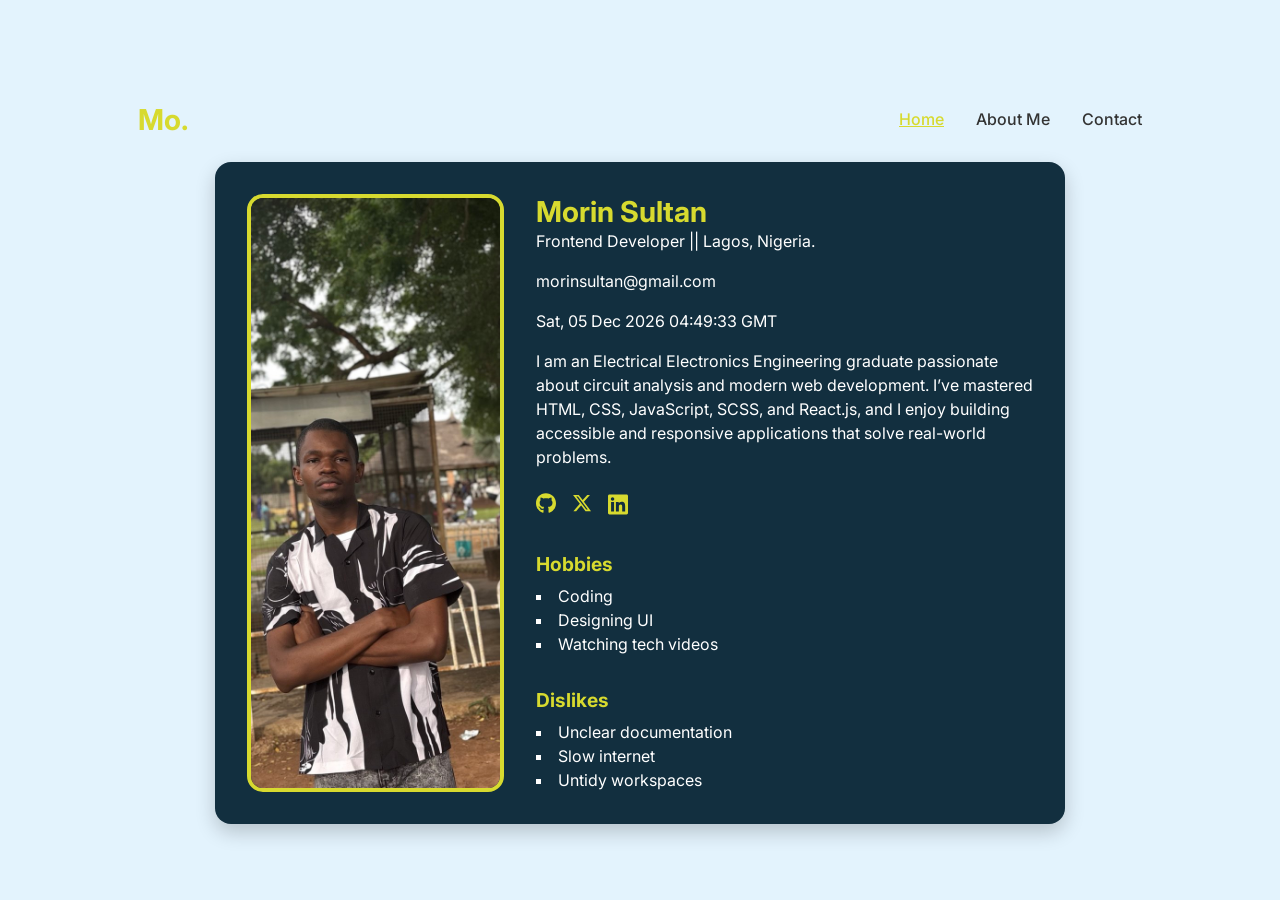
<file: index.html>
<!DOCTYPE html>
<html lang="en">

<head>
    <meta charset="UTF-8" />
    <meta name="viewport" content="width=device-width, initial-scale=1.0" />
    <link rel="stylesheet" href="./index.css" />
    <title>Profile Card || HNG13</title>
</head>

<body>
    <header>
        <nav class="nav">
            <h1 class="logo" data-testid="test-logo">Mo.</h1>
            <ul class="nav__links">
                <li><a href="index.html" aria-current="page">Home</a></li>
                <li><a href="./aboutPage/about.html">About Me</a></li>
                <li><a href="./contactPage/contactForm.html">Contact</a></li>
            </ul>
        </nav>
    </header>
    <main>
        <article class="card" data-testid="test-profile-card">
            <figure class="img">
                <img src="./images/profileimg.jpg" alt="Profile photo of Morin Sultan" data-testid="test-user-avatar" />
            </figure>

            <div class="info">
                <header>
                    <h1 data-testid="test-user-name">Morin Sultan</h1>
                    <p class="role">
                        <span data-testid="">Frontend Developer</span>
                        <span class="green" data-testid="currentLocation">
                            || Lagos, Nigeria.
                        </span>
                    </p>
                </header>

                <p class="green" data-testid="emailAddress">morinsultan@gmail.com</p>
                <p class="time" data-testid="test-user-time"></p>

                <p class="summary" data-testid="test-user-bio">
                    I am an Electrical Electronics Engineering graduate passionate about
                    circuit analysis and modern web development. I’ve mastered
                    HTML, CSS, JavaScript, SCSS, and React.js, and I enjoy building
                    accessible and responsive applications that solve real-world
                    problems.
                </p>

                <nav class="socials" data-testid="test-user-social-links">
                    <a href="https://github.com/soulofmo" target="_blank" rel="noopener noreferrer"
                        data-testid="test-user-social-github">
                        <svg xmlns="http://www.w3.org/2000/svg" viewBox="0 0 496 512">
                            <path
                                d="M165.9 397.4c0 2-2.3 3.6-5.2 3.6-3.3 .3-5.6-1.3-5.6-3.6 0-2 2.3-3.6 5.2-3.6 3-.3 5.6 1.3 5.6 3.6zm-31.1-4.5c-.7 2 1.3 4.3 4.3 4.9 2.6 1 5.6 0 6.2-2s-1.3-4.3-4.3-5.2c-2.6-.7-5.5 .3-6.2 2.3zm44.2-1.7c-2.9 .7-4.9 2.6-4.6 4.9 .3 2 2.9 3.3 5.9 2.6 2.9-.7 4.9-2.6 4.6-4.6-.3-1.9-3-3.2-5.9-2.9zM244.8 8C106.1 8 0 113.3 0 252c0 110.9 69.8 205.8 169.5 239.2 12.8 2.3 17.3-5.6 17.3-12.1 0-6.2-.3-40.4-.3-61.4 0 0-70 15-84.7-29.8 0 0-11.4-29.1-27.8-36.6 0 0-22.9-15.7 1.6-15.4 0 0 24.9 2 38.6 25.8 21.9 38.6 58.6 27.5 72.9 20.9 2.3-16 8.8-27.1 16-33.7-55.9-6.2-112.3-14.3-112.3-110.5 0-27.5 7.6-41.3 23.6-58.9-2.6-6.5-11.1-33.3 2.6-67.9 20.9-6.5 69 27 69 27 20-5.6 41.5-8.5 62.8-8.5s42.8 2.9 62.8 8.5c0 0 48.1-33.6 69-27 13.7 34.7 5.2 61.4 2.6 67.9 16 17.7 25.8 31.5 25.8 58.9 0 96.5-58.9 104.2-114.8 110.5 9.2 7.9 17 22.9 17 46.4 0 33.7-.3 75.4-.3 83.6 0 6.5 4.6 14.4 17.3 12.1C428.2 457.8 496 362.9 496 252 496 113.3 383.5 8 244.8 8zM97.2 352.9c-1.3 1-1 3.3 .7 5.2 1.6 1.6 3.9 2.3 5.2 1 1.3-1 1-3.3-.7-5.2-1.6-1.6-3.9-2.3-5.2-1zm-10.8-8.1c-.7 1.3 .3 2.9 2.3 3.9 1.6 1 3.6 .7 4.3-.7 .7-1.3-.3-2.9-2.3-3.9-2-.6-3.6-.3-4.3 .7zm32.4 35.6c-1.6 1.3-1 4.3 1.3 6.2 2.3 2.3 5.2 2.6 6.5 1 1.3-1.3 .7-4.3-1.3-6.2-2.2-2.3-5.2-2.6-6.5-1zm-11.4-14.7c-1.6 1-1.6 3.6 0 5.9 1.6 2.3 4.3 3.3 5.6 2.3 1.6-1.3 1.6-3.9 0-6.2-1.4-2.3-4-3.3-5.6-2z" />
                        </svg>
                    </a>

                    <a href="https://x.com/morin_sultan" target="_blank" rel="noopener noreferrer"
                        data-testid="test-user-social-twitter">
                        <svg xmlns="http://www.w3.org/2000/svg"
                            viewBox="0 0 512 512"><!--!Font Awesome Free 6.7.2 by @fontawesome - https://fontawesome.com License - https://fontawesome.com/license/free Copyright 2025 Fonticons, Inc.-->
                            <path
                                d="M389.2 48h70.6L305.6 224.2 487 464H345L233.7 318.6 106.5 464H35.8L200.7 275.5 26.8 48H172.4L272.9 180.9 389.2 48zM364.4 421.8h39.1L151.1 88h-42L364.4 421.8z" />
                        </svg>
                    </a>

                    <a href="https://www.linkedin.com/in/sultan-morin/" target="_blank" rel="noopener noreferrer"
                        data-testid="test-user-social-linkedin">
                        <svg xmlns="http://www.w3.org/2000/svg"
                            viewBox="0 0 448 512"><!--!Font Awesome Free 6.7.2 by @fontawesome - https://fontawesome.com License - https://fontawesome.com/license/free Copyright 2025 Fonticons, Inc.-->
                            <path
                                d="M416 32H31.9C14.3 32 0 46.5 0 64.3v383.4C0 465.5 14.3 480 31.9 480H416c17.6 0 32-14.5 32-32.3V64.3c0-17.8-14.4-32.3-32-32.3zM135.4 416H69V202.2h66.5V416zm-33.2-243c-21.3 0-38.5-17.3-38.5-38.5S80.9 96 102.2 96c21.2 0 38.5 17.3 38.5 38.5 0 21.3-17.2 38.5-38.5 38.5zm282.1 243h-66.4V312c0-24.8-.5-56.7-34.5-56.7-34.6 0-39.9 27-39.9 54.9V416h-66.4V202.2h63.7v29.2h.9c8.9-16.8 30.6-34.5 62.9-34.5 67.2 0 79.7 44.3 79.7 101.9V416z" />
                        </svg>
                    </a>
                </nav>

                <section class="list-section">
                    <h2>Hobbies</h2>
                    <ul data-testid="test-user-hobbies">
                        <li>Coding</li>
                        <li>Designing UI</li>
                        <li>Watching tech videos</li>
                    </ul>
                </section>

                <section class="list-section">
                    <h2>Dislikes</h2>
                    <ul data-testid="test-user-dislikes">
                        <li>Unclear documentation</li>
                        <li>Slow internet</li>
                        <li>Untidy workspaces</li>
                    </ul>
                </section>
            </div>
        </article>
    </main>

    <script src="./main.js"></script>
</body>

</html>
</file>
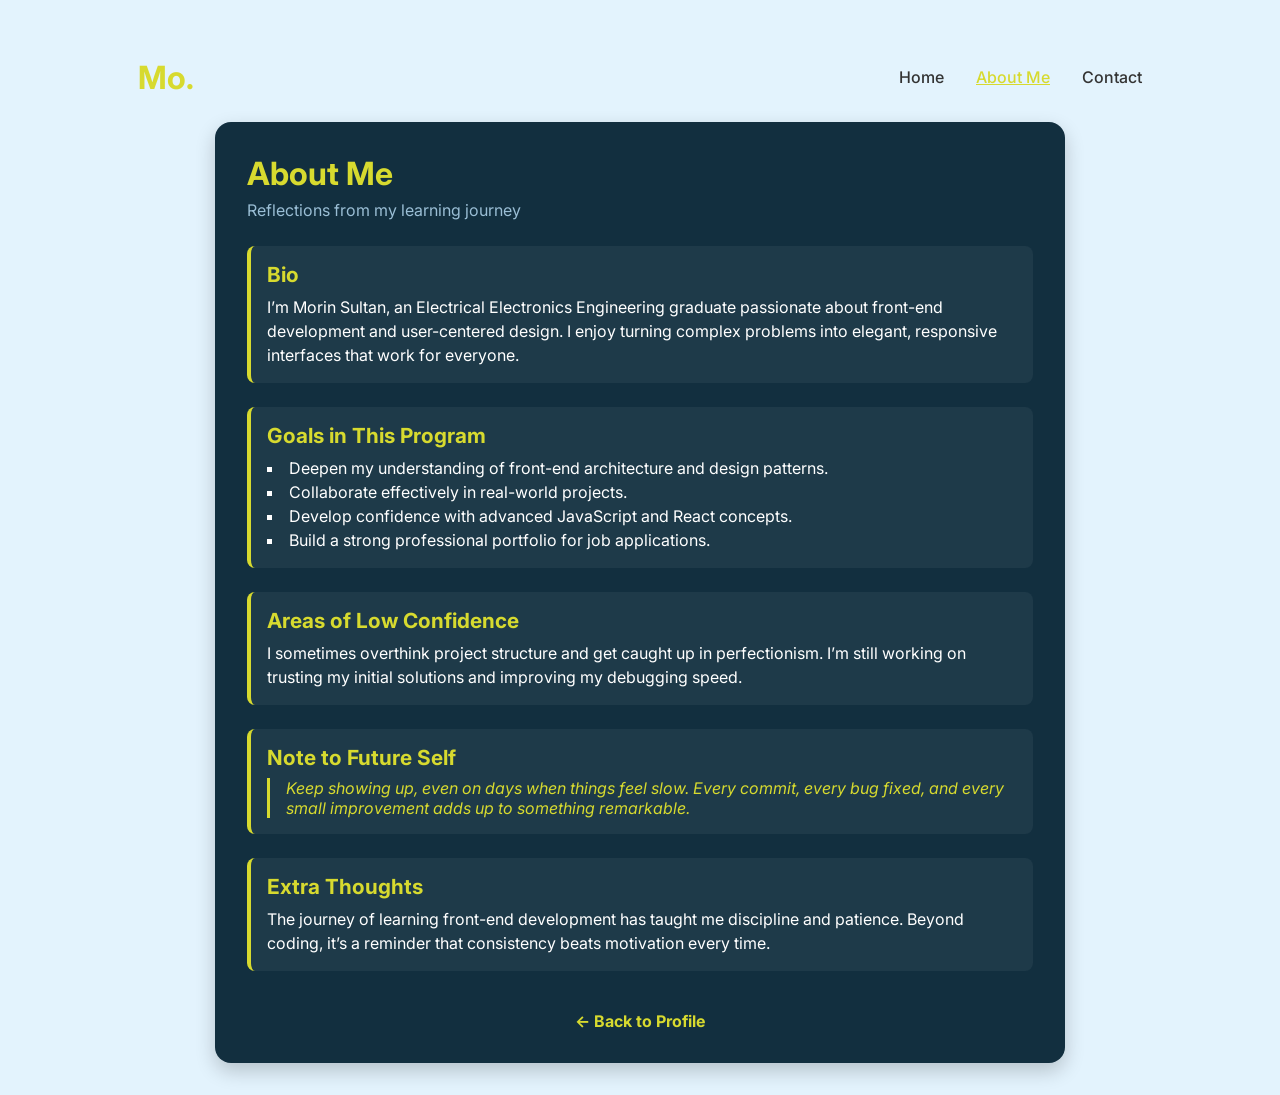
<file: aboutPage/about.html>
<!DOCTYPE html>
<html lang="en">

<head>
    <meta charset="UTF-8" />
    <meta name="viewport" content="width=device-width, initial-scale=1.0" />
    <link rel="stylesheet" href="../index.css">
    <link rel="stylesheet" href="./about.css" />
    <title>About Me || HNG13</title>
</head>

<body>
    <header>
        <nav class="nav">
            <h1 class="logo" data-testid="test-logo">Mo.</h1>
            <ul class="nav__links">
                <li><a href="../index.html">Home</a></li>
                <li><a href="./aboutPage/about.html" aria-current="page">About Me</a></li>
                <li><a href="/contactPage/contactForm.html">Contact</a></li>
            </ul>
        </nav>
    </header>
    <main data-testid="test-about-page">
        <article class="about-card">
            <header>
                <h1>About Me</h1>
                <p class="subtitle">Reflections from my learning journey</p>
            </header>

            <section class="about-section" data-testid="test-about-bio">
                <h2>Bio</h2>
                <p>
                    I’m Morin Sultan, an Electrical Electronics Engineering graduate
                    passionate about front-end development and user-centered design. I
                    enjoy turning complex problems into elegant, responsive interfaces
                    that work for everyone.
                </p>
            </section>

            <section class="about-section" data-testid="test-about-goals">
                <h2>Goals in This Program</h2>
                <ul>
                    <li>Deepen my understanding of front-end architecture and design patterns.</li>
                    <li>Collaborate effectively in real-world projects.</li>
                    <li>Develop confidence with advanced JavaScript and React concepts.</li>
                    <li>Build a strong professional portfolio for job applications.</li>
                </ul>
            </section>

            <section class="about-section" data-testid="test-about-confidence">
                <h2>Areas of Low Confidence</h2>
                <p>
                    I sometimes overthink project structure and get caught up in
                    perfectionism. I’m still working on trusting my initial solutions
                    and improving my debugging speed.
                </p>
            </section>

            <section class="about-section" data-testid="test-about-future-note">
                <h2>Note to Future Self</h2>
                <blockquote>
                    Keep showing up, even on days when things feel slow. Every commit,
                    every bug fixed, and every small improvement adds up to something
                    remarkable.
                </blockquote>
            </section>

            <section class="about-section" data-testid="test-about-extra">
                <h2>Extra Thoughts</h2>
                <p>
                    The journey of learning front-end development has taught me
                    discipline and patience. Beyond coding, it’s a reminder that
                    consistency beats motivation every time.
                </p>
            </section>

            <footer>
                <a href="../index.html" class="back-link">← Back to Profile</a>
            </footer>
        </article>
    </main>
</body>

</html>
</file>
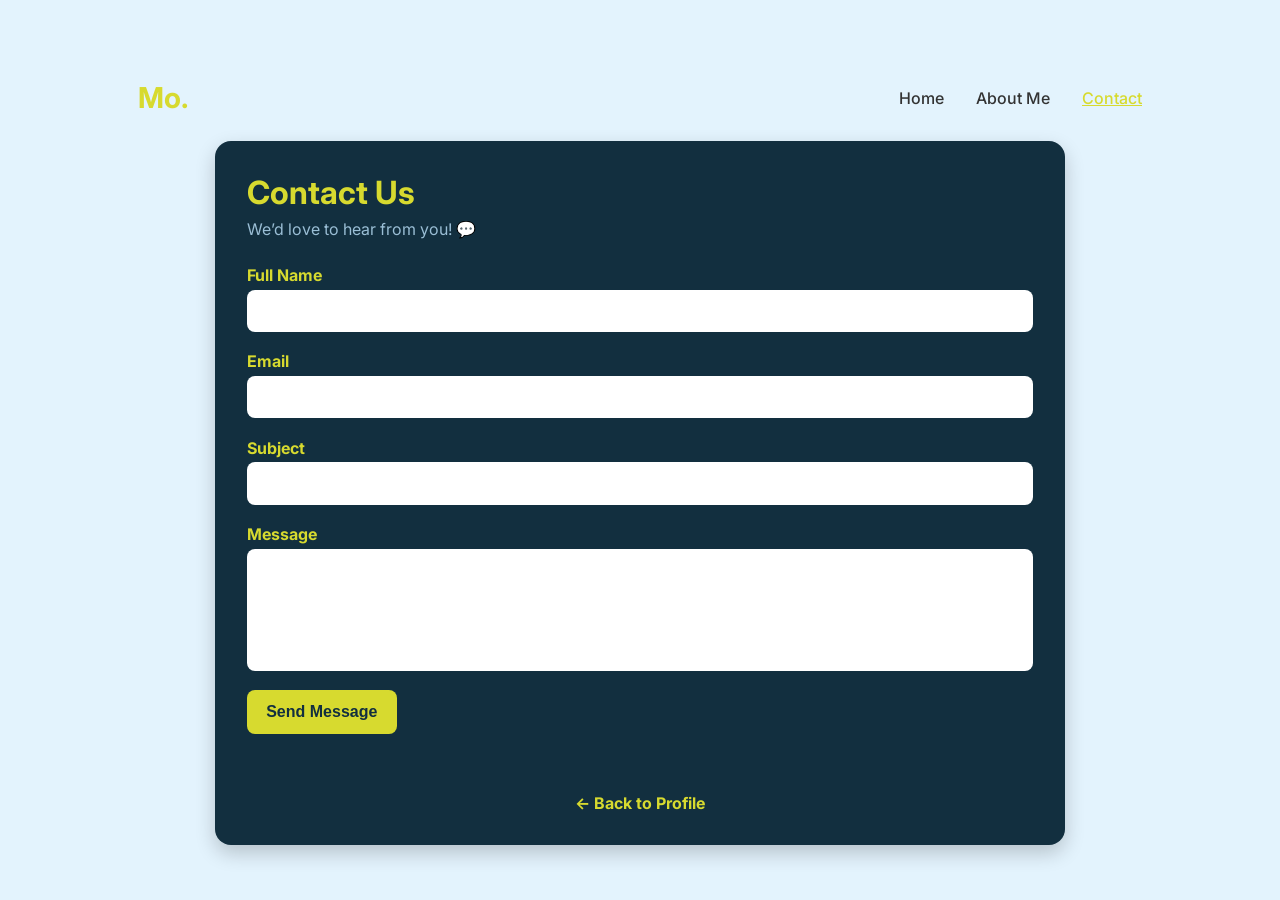
<file: contactPage/contactForm.html>
<!DOCTYPE html>
<html lang="en">

<head>
    <meta charset="UTF-8" />
    <meta name="viewport" content="width=device-width, initial-scale=1.0" />
    <link rel="stylesheet" href="../index.css" />
    <link rel="stylesheet" href="./contact.css" />
    <title>Contact Us || HNG13</title>
</head>

<body>
    <header>
        <nav class="nav">
            <h1 class="logo" data-testid="test-logo">Mo.</h1>
            <ul class="nav__links">
                <li><a href="/index.html">Home</a></li>
                <li><a href="/aboutPage/about.html">About Me</a></li>
                <li><a href="./contactPage/form.html" aria-current="page">Contact</a></li>
            </ul>

        </nav>
    </header>

    <main data-testid="test-contact-page">
        <article class="contact-card">
            <header>
                <h1>Contact Us</h1>
                <p class="subtitle">We’d love to hear from you! 💬</p>
            </header>

            <form id="contactForm" novalidate>
                <!-- Full Name -->
                <div class="form-group">
                    <div class="form-desc"><label for="name">Full Name</label>
                        <p class="error" id="error-name" data-testid="test-contact-error-name"></p>
                    </div>

                    <input type="text" id="name" name="name" required data-testid="test-contact-name"
                        aria-describedby="error-name" />
                </div>

                <!-- Email -->
                <div class="form-group">
                    <div class="form-desc">
                        <label for="email">Email</label>
                        <p class="error" id="error-email" data-testid="test-contact-error-email"></p>
                    </div>

                    <input type="email" id="email" name="email" required data-testid="test-contact-email"
                        aria-describedby="error-email" />
                </div>

                <!-- Subject -->
                <div class="form-group">
                    <div class="form-desc">
                        <label for="subject">Subject</label>
                        <p class="error" id="error-subject" data-testid="test-contact-error-subject"></p>
                    </div>

                    <input type="text" id="subject" name="subject" required data-testid="test-contact-subject"
                        aria-describedby="error-subject" />

                </div>

                <!-- Message -->
                <div class="form-group">
                    <div class="form-desc">
                        <label for="message">Message</label>
                        <p class="error" id="error-message" data-testid="test-contact-error-message"></p>
                    </div>
                    <textarea id="message" name="message" rows="5" required data-testid="test-contact-message"
                        aria-describedby="error-message"></textarea>
                </div>

                <button type="submit" data-testid="test-contact-submit">Send Message</button>
                <p class="success-message" data-testid="test-contact-success"></p>
            </form>

            <footer>
                <a href="../index.html" class="back-link">← Back to Profile</a>
            </footer>
        </article>
    </main>

    <script src="./contact.js"></script>
</body>

</html>
</file>
<file: index.css>
@import url("https://fonts.googleapis.com/css2?family=Inter:wght@400;700&display=swap");

/* Reset */
*,
*::before,
*::after {
  box-sizing: border-box;
  margin: 0;
  padding: 0;
}

:root {
  --primary-bg: hsl(202, 86%, 94%);
  --card-bg: hsl(202, 55%, 16%);
  --accent: hsl(61, 70%, 52%);
  --text-light: hsl(203, 41%, 72%);
  --white: hsl(0, 0%, 100%);
  --error: hsl(0, 90%, 65%);
  --success: hsl(120, 60%, 45%);
}

body {
  background-color: var(--primary-bg);
  font-family: "Inter", system-ui, sans-serif;
  color: var(--text-light);
  font-size: 16px;
  min-height: 100vh;
  display: flex;
  flex-direction: column;
  justify-content: center;
  align-items: center;
  padding: 2rem;
}

header {
  width: 100%;
}

.nav {
  display: flex;
  justify-content: space-between;
  align-items: center;
  padding: 1.6rem 3rem;
  max-width: 1100px;
  margin: 0 auto;
}

.menu-btn {
  cursor: pointer;
  display: none;
}
.nav__links {
  list-style: none;
  display: flex;
  gap: 2rem;
}

.nav__links a {
  text-decoration: none;
  color: #333;
  font-weight: 500;
  transition: color 0.3s;
}

.nav__links a:hover,
.nav__links a[aria-current="page"] {
  color: var(--accent);
  text-decoration: underline;
}

.card {
  display: flex;
  flex-direction: row;
  gap: 2rem;
  background-color: var(--card-bg);
  border-radius: 1rem;
  padding: 2rem;
  max-width: 850px;
  box-shadow: 0 8px 20px rgba(0, 0, 0, 0.2);
  color: var(--white);
}

.img {
  flex: 1;
  border: 4px solid var(--accent);
  border-radius: 1rem;
  overflow: hidden;
}

.img img {
  width: 100%;
  height: 100%;
  object-fit: cover;
}

.info {
  flex: 2;
  display: flex;
  flex-direction: column;
  gap: 1rem;
}

h1 {
  color: var(--accent);
  font-size: 1.8rem;
}

p {
  line-height: 1.5;
}

.socials {
  display: flex;
  gap: 1rem;
  margin-top: 0.5rem;
}

.socials a svg {
  width: 20px;
  fill: var(--accent);
  transition: transform 0.2s, fill 0.2s;
}

.socials a:hover svg,
.socials a:focus svg {
  fill: var(--white);
  transform: scale(1.1);
}

.list-section {
  margin-top: 1rem;
}

.list-section h2 {
  color: var(--accent);
  font-size: 1.2rem;
  margin-bottom: 0.5rem;
}

ul {
  list-style: inside square;
  line-height: 1.5;
}

@media (max-width: 768px) {
  .card {
    flex-direction: column;
    text-align: center;
  }

  .img {
    margin: 0 auto;
    width: 80%;
  }

  .socials {
    justify-content: center;
  }
}

@media (max-width: 426px) {
  header .nav {
    flex-direction: column;
    gap: 1rem;
  }
}
</file>
<file: aboutPage/about.css>
.about-card {
  background-color: var(--card-bg);
  color: var(--white);
  padding: 2rem;
  border-radius: 1rem;
  max-width: 850px;
  width: 100%;
  box-shadow: 0 8px 20px rgba(0, 0, 0, 0.2);
  display: flex;
  flex-direction: column;
  gap: 1.5rem;
}

header h1 {
  color: var(--accent);
  font-size: 2rem;
}

.subtitle {
  color: var(--text-light);
  margin-top: 0.3rem;
}

.about-section {
  background-color: rgba(255, 255, 255, 0.05);
  padding: 1rem;
  border-left: 4px solid var(--accent);
  border-radius: 0.5rem;
}

.about-section h2 {
  color: var(--accent);
  font-size: 1.3rem;
  margin-bottom: 0.5rem;
}

ul {
  list-style: square inside;
  padding-left: 0;
}

blockquote {
  font-style: italic;
  color: var(--accent);
  border-left: 3px solid var(--accent);
  padding-left: 1rem;
  margin-top: 0.5rem;
}

footer {
  text-align: center;
  margin-top: 1rem;
}

.back-link {
  color: var(--accent);
  text-decoration: none;
  font-weight: bold;
  transition: color 0.2s;
}

.back-link:hover,
.back-link:focus {
  color: var(--white);
}

@media (max-width: 768px) {
  .about-card {
    padding: 1.5rem;
    text-align: center;
  }

  .about-section {
    text-align: left;
  }
}
</file>
<file: contactPage/contact.css>
main {
  width: 100%;
  display: flex;
  justify-content: center;
}
.contact-card {
  background-color: var(--card-bg);
  color: var(--white);
  padding: 2rem;
  border-radius: 1rem;
  max-width: 850px;
  width: 100%;
  box-shadow: 0 8px 20px rgba(0, 0, 0, 0.2);
  display: flex;
  flex-direction: column;
  gap: 1.5rem;
}

.contact-card h1 {
  color: var(--accent);
  font-size: 2rem;
}

.subtitle {
  color: var(--text-light);
  margin-top: 0.3rem;
}

.form-group {
  display: flex;
  flex-direction: column;
  gap: 0.3rem;
  width: 100%;
  margin-bottom: 1.2rem;
}

.form-desc {
  display: flex;
  justify-content: space-between;
}

label {
  font-weight: bold;
  color: var(--accent);
}

input,
textarea {
  padding: 0.7rem;
  border: none;
  border-radius: 0.5rem;
  font-size: 1rem;
  font-family: inherit;
  resize: none;
}

input:focus,
textarea:focus {
  outline: 2px solid var(--accent);
}

button {
  background-color: var(--accent);
  color: var(--card-bg);
  border: none;
  padding: 0.8rem 1.2rem;
  border-radius: 0.5rem;
  font-size: 1rem;
  font-weight: 700;
  cursor: pointer;
  transition: background-color 0.2s ease;
}

button:hover,
button:focus {
  background-color: var(--white);
  color: var(--card-bg);
}

.error {
  color: var(--error);
  font-size: 0.85rem;
  height: 1rem;
}

.success-message {
  color: var(--success);
  font-weight: bold;
  margin-top: 1rem;
  text-align: center;
  min-height: 1.2rem;
}

footer {
  text-align: center;
}

.back-link {
  color: var(--accent);
  text-decoration: none;
  font-weight: bold;
  transition: color 0.2s;
}

.back-link:hover,
.back-link:focus {
  color: var(--white);
}

@media (max-width: 600px) {
  .contact-card {
    padding: 1.5rem;
  }

  label[for="message"] + .error {
    font-size: 0.7rem;
  }
}
</file>
